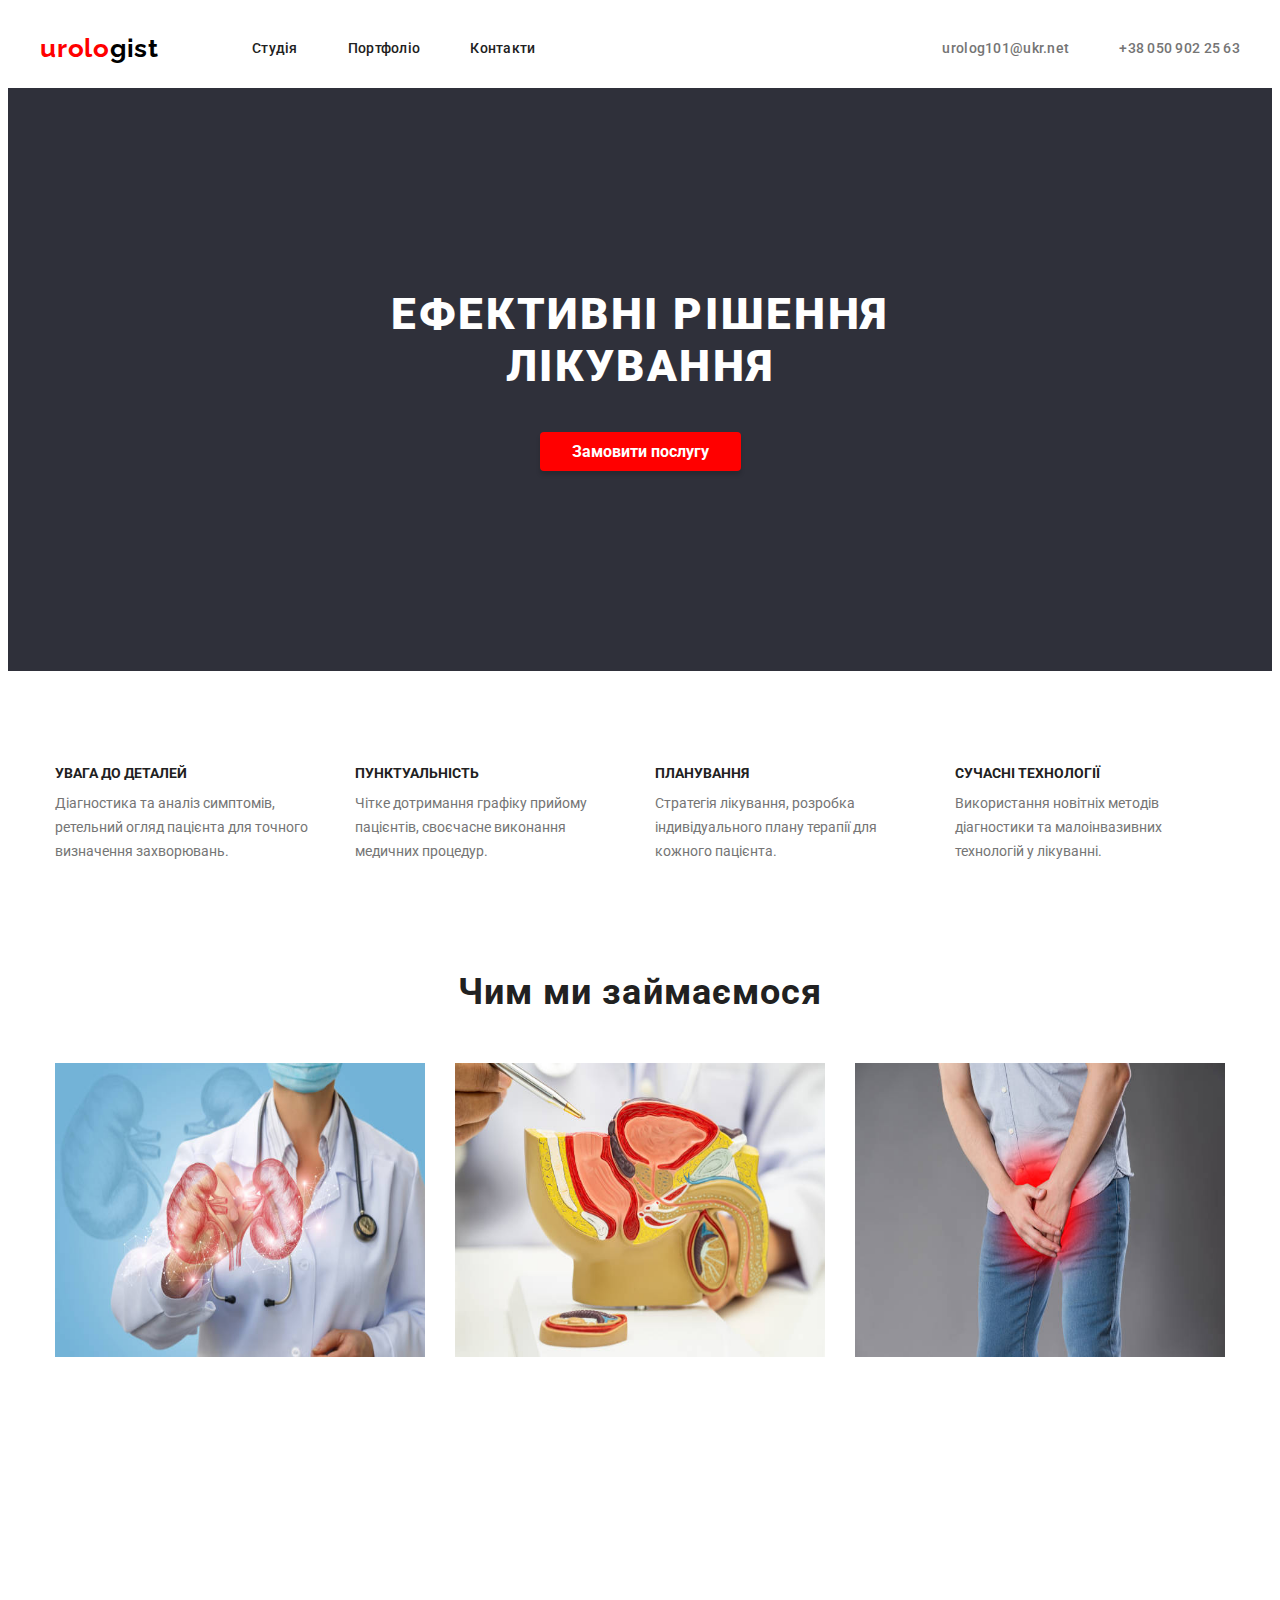
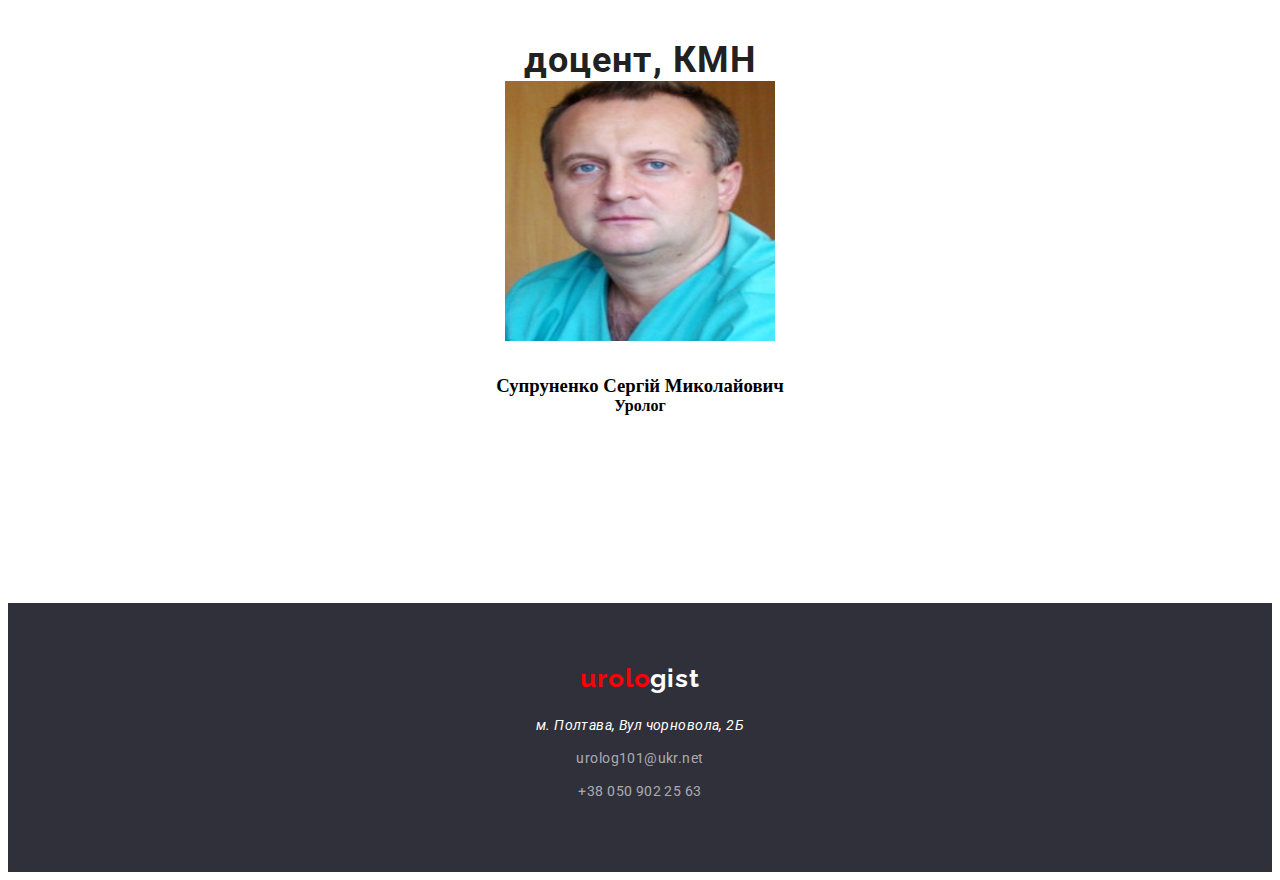
<file: index.html>
<!DOCTYPE html>
<html lang="en">
  <head>
    <meta charset="UTF-8" />
    <meta name="viewport" content="width=device-width, initial-scale=1.0" />
    <title>Document</title>
    <link rel="preconnect" href="https://fonts.googleapis.com" />
    <link rel="preconnect" href="https://fonts.gstatic.com" crossorigin />
    <link
      href="https://fonts.googleapis.com/css2?family=Raleway:ital,wght@0,100..900;1,100..900&family=Roboto:ital,wght@0,100..900;1,100..900&display=swap"
      rel="stylesheet"
    />
    <link
      rel="stylesheet"
      href="https://cdnjs.cloudflare.com/ajax/libs/modern-normalize/3.0.1/modern-normalize.min.css"
      integrity="sha512-q6WgHqiHlKyOqslT/lgBgodhd03Wp4BEqKeW6nNtlOY4quzyG3VoQKFrieaCeSnuVseNKRGpGeDU3qPmabCANg=="
      crossorigin="anonymous"
      referrerpolicy="no-referrer"
    />
    <link rel="stylesheet" href="./ressest.css" />
    <link rel="stylesheet" href="./style.css" />
  </head>
  <body>
    <header class="header">
      <div class="container header-container">
        <h2 class="header-title"><span class="header-span">urolo</span>gist</h2>
        <ul class="header-list">
          <li class="header-item">
            <a class="header-link" href="./index.html">Cтудія</a>
          </li>
          <li class="header-item">
            <a class="header-link" href="./portfolio.html">Портфоліо</a>
          </li>
          <li class="header-item">
            <a class="header-link" href="">Контакти</a>
          </li>
        </ul>
        <a class="header-mail header-contact" href="mailto:urolog101@ukr.net"
          >urolog101@ukr.net</a
        >
        <a class="header-tel header-contact" href="tel:+38 050 902 25 63"
          >+38 050 902 25 63</a
        >
      </div>
    </header>
    <main>
      <!-- Ефективні рішення для вашого бізнесу -->
      <section class="effective">
        <div class="container">
          <h1 class="effective-title">Ефективні рішення лікування</h1>
          <button class="effective-button" type="button">
            Замовити послугу
          </button>
        </div>
      </section>
      <!-- УВАГА ДО ДЕТАЛЕЙ
  ПУНКТУАЛЬНІСТЬ
  ПЛАНУВАННЯ
  СУЧАСНІ ТЕХНОЛОГІЇ -->
      <section class="warning">
        <div class="container">
          <ul class="warning-list">
            <li class="warning-item">
              <article class="warning-art">
                <h2 class="warning-title">УВАГА ДО ДЕТАЛЕЙ</h2>
                <p class="warning-text">
                    Діагностика та аналіз симптомів, ретельний огляд пацієнта для точного визначення захворювань.
                </p>
              </article>
            </li>
            <li class="warning-item">
              <article class="warning-art">
                <h2 class="warning-title">ПУНКТУАЛЬНІСТЬ</h2>
                <p class="warning-text">
                    Чітке дотримання графіку прийому пацієнтів, своєчасне виконання медичних процедур.
                </p>
              </article>
            </li>
            <li class="warning-item">
              <article class="warning-art">
                <h2 class="warning-title">ПЛАНУВАННЯ</h2>
                <p class="warning-text">
                    Стратегія лікування, розробка індивідуального плану терапії для кожного пацієнта.
                </p>
              </article>
            </li>
            <li class="warning-item">
              <article class="warning-art">
                <h2 class="warning-title">СУЧАСНІ ТЕХНОЛОГІЇ</h2>
                <p class="warning-text">
                    Використання новітніх методів діагностики та малоінвазивних технологій у лікуванні.
                </p>
              </article>
            </li>
          </ul>
        </div>
      </section>
      <!-- Чим ми займаємося -->
      <section class="engaged">
        <div class="container">
          <h2 class="engaged-title">Чим ми займаємося</h2>
          <ul class="engaged-list">
            <li class="engaged-item">
              <img
                class="engaged-photo"
                src="./work1.jpg"
                alt="keyboard"
                width="100"
              />
            </li>
            <li class="engaged-item">
              <img
                class="engaged-photo"
                src="./work2.jpg"
                alt="phone"
                width="100"
              />
            </li>
            <li class="engaged-item">
              <img
                class="engaged-photo"
                src="./work3.jpg"
                alt="tablet"
                width="100"
              />
            </li>
          </ul>
        </div>
      </section>
      <!-- Наша команда -->
      <section class="team">
       <!-- Наша команда -->
<section class="team">
    <div class="container">
      <h2 class="team-title">доцент, КМН</h2>
      <ul class="team-list">
        <li class="team-item">
          <img
            class="team-photo"
            src="./ZOGGOP2johY4nfMqgyXFX6hhWZvBPWGxm57VMiwL.jpg"
            alt="Супруненко Сергій Миколайович"
            width="100"
          />
          <h3 class="team-subtitle">Супруненко Сергій Миколайович</h3>
          <h4 class="team-text">Уролог</h4>
        </li>
      </ul>
    </div>
  </section>
  
      </section>
    </main>
    <footer class="footer">
      <div class="container footer-container">
        <h2 class="footer-title"><span class="footer-span">urolo</span>gist</h2>
        <ul class="footer-list">
          <li class="footer-item">
            <address class="foooter-address">
              м. Полтава, Вул чорновола, 2Б
            </address>
          </li>
          <li class="footer-item">
            <h4 class="footer-mail">urolog101@ukr.net</h4>
          </li>
          <li class="footer-item">
            <h5 class="footer-tel">+38 050 902 25 63</h5>
          </li>
        </ul>
      </div>
    </footer>
  </body>
</html>
</file>
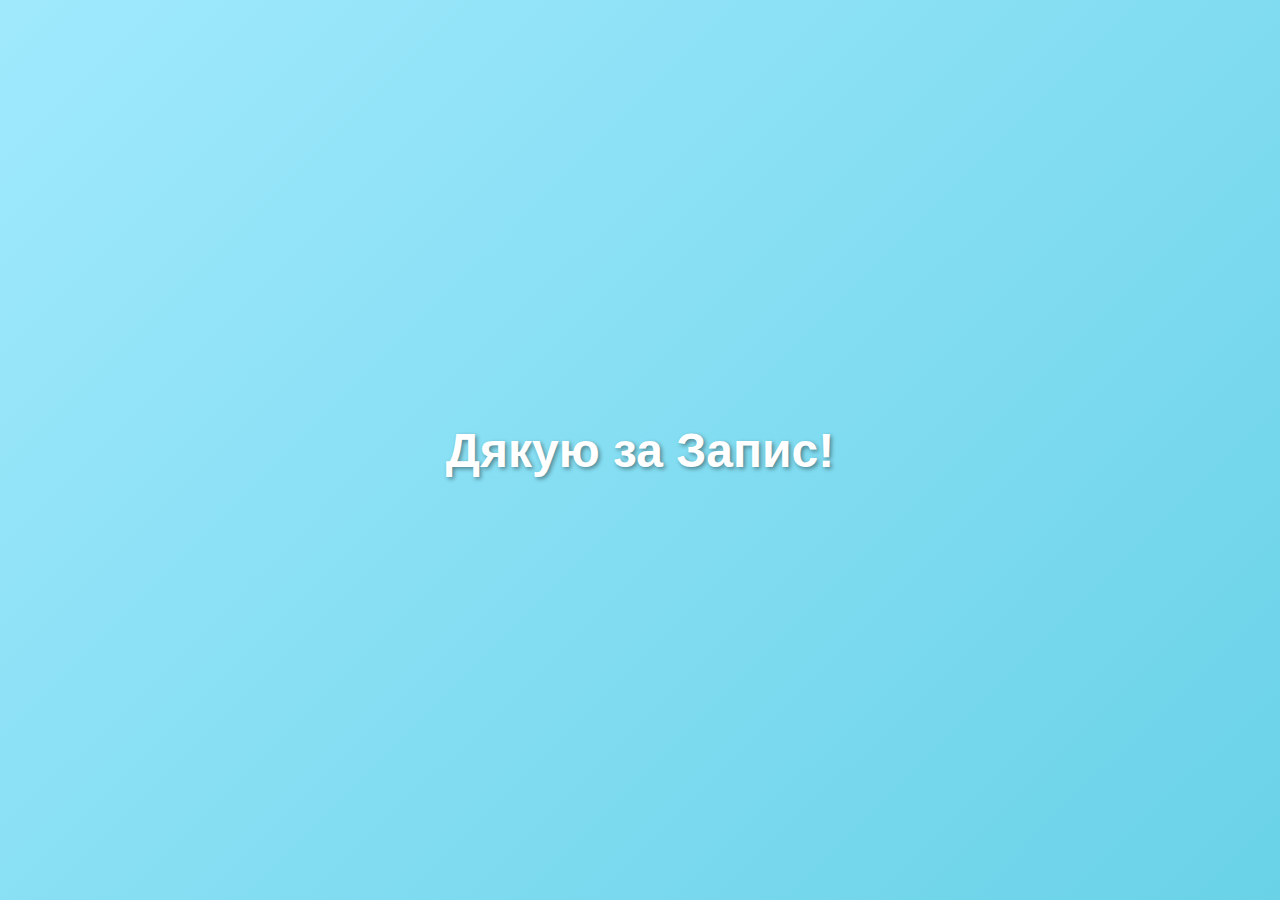
<file: dakyi.html>
<!DOCTYPE html>
<html lang="uk">
<head>
  <meta charset="UTF-8">
  <title>Дякую за Запис</title>
  <style>
    body, html {
      margin: 0;
      padding: 0;
      height: 100%;
      width: 100%;
      display: flex;
      justify-content: center;
      align-items: center;
      background: linear-gradient(135deg, #a0e9fd, #69d2e7);
      font-family: Arial, sans-serif;
    }

    .thank-you-message {
      text-align: center;
      font-size: 48px;
      color: #fff;
      font-weight: bold;
      text-shadow: 2px 2px 4px rgba(0,0,0,0.4);
    }
  </style>
</head>
<body>

  <div class="thank-you-message">
    Дякую за Запис!
  </div>

</body>
<meta name="viewport" content="width=device-width, initial-scale=1.0">
</html>
</file>
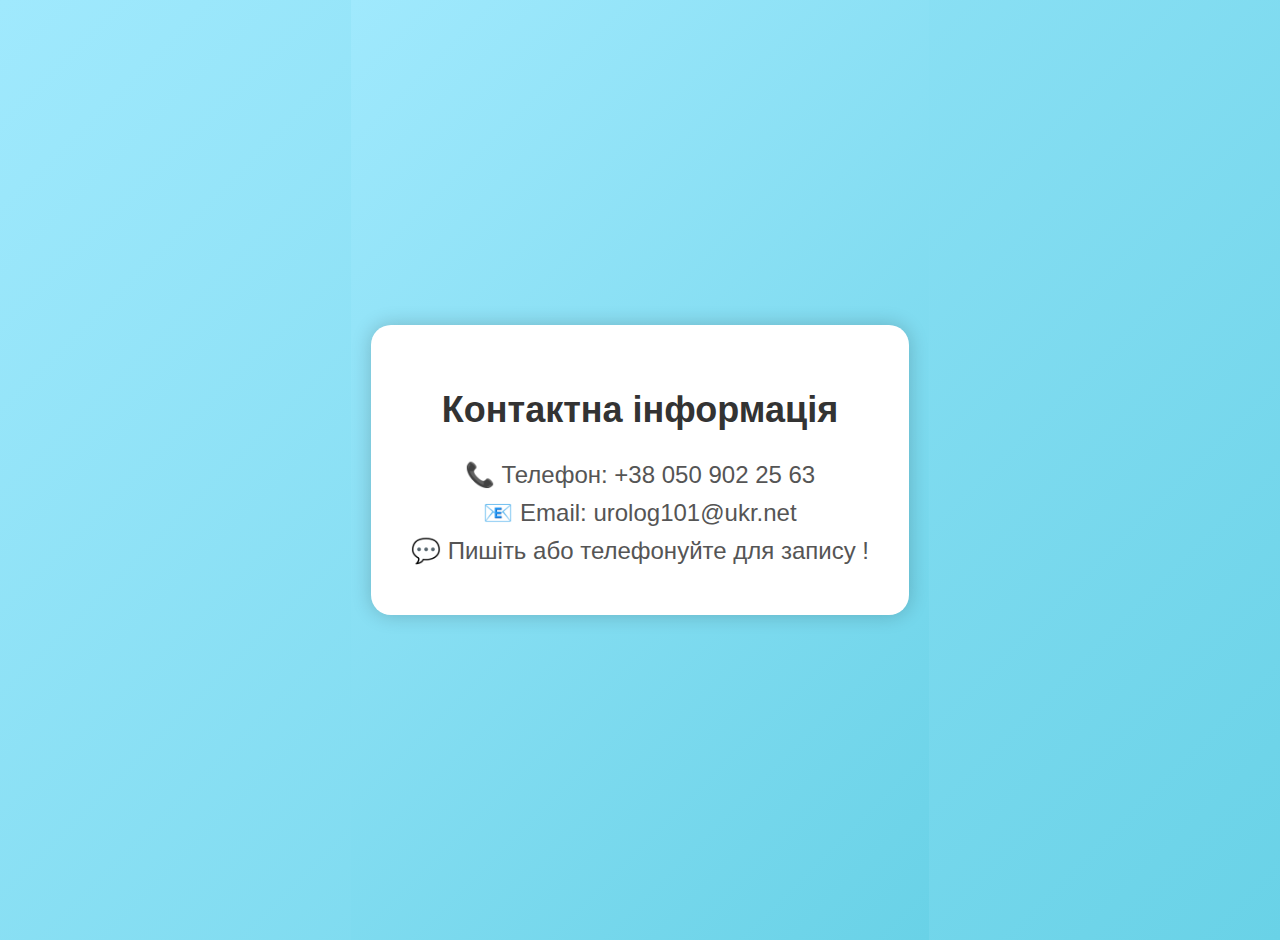
<file: kontackt.html>
<!DOCTYPE html>
<html lang="uk">
<head>
  <meta charset="UTF-8">
  <title>Контактна інформація</title>
  <style>
    body, html {
      height: 100%;
      margin: 0;
      font-family: Arial, sans-serif;
      background: linear-gradient(135deg, #a0e9fd, #69d2e7);
      display: flex;
      justify-content: center;
      align-items: center;
      text-align: center;
      padding: 20px;
    }

    .contact-info {
      background: white;
      padding: 40px;
      border-radius: 20px;
      box-shadow: 0 0 20px rgba(0,0,0,0.2);
      max-width: 600px;
      width: 100%;
    }

    .contact-info h1 {
      font-size: 36px;
      color: #333;
      margin-bottom: 30px;
    }

    .contact-info p {
      font-size: 24px;
      color: #555;
      margin: 10px 0;
    }
  </style>
</head>
<body>

<div class="contact-info">
  <h1>Контактна інформація</h1>
  <p>📞 Телефон: +38 050 902 25 63</p>
  <p>📧 Email: urolog101@ukr.net</p>
  <p>💬 Пишіть або телефонуйте для запису !</p>
</div>

</body>
</html>
</file>
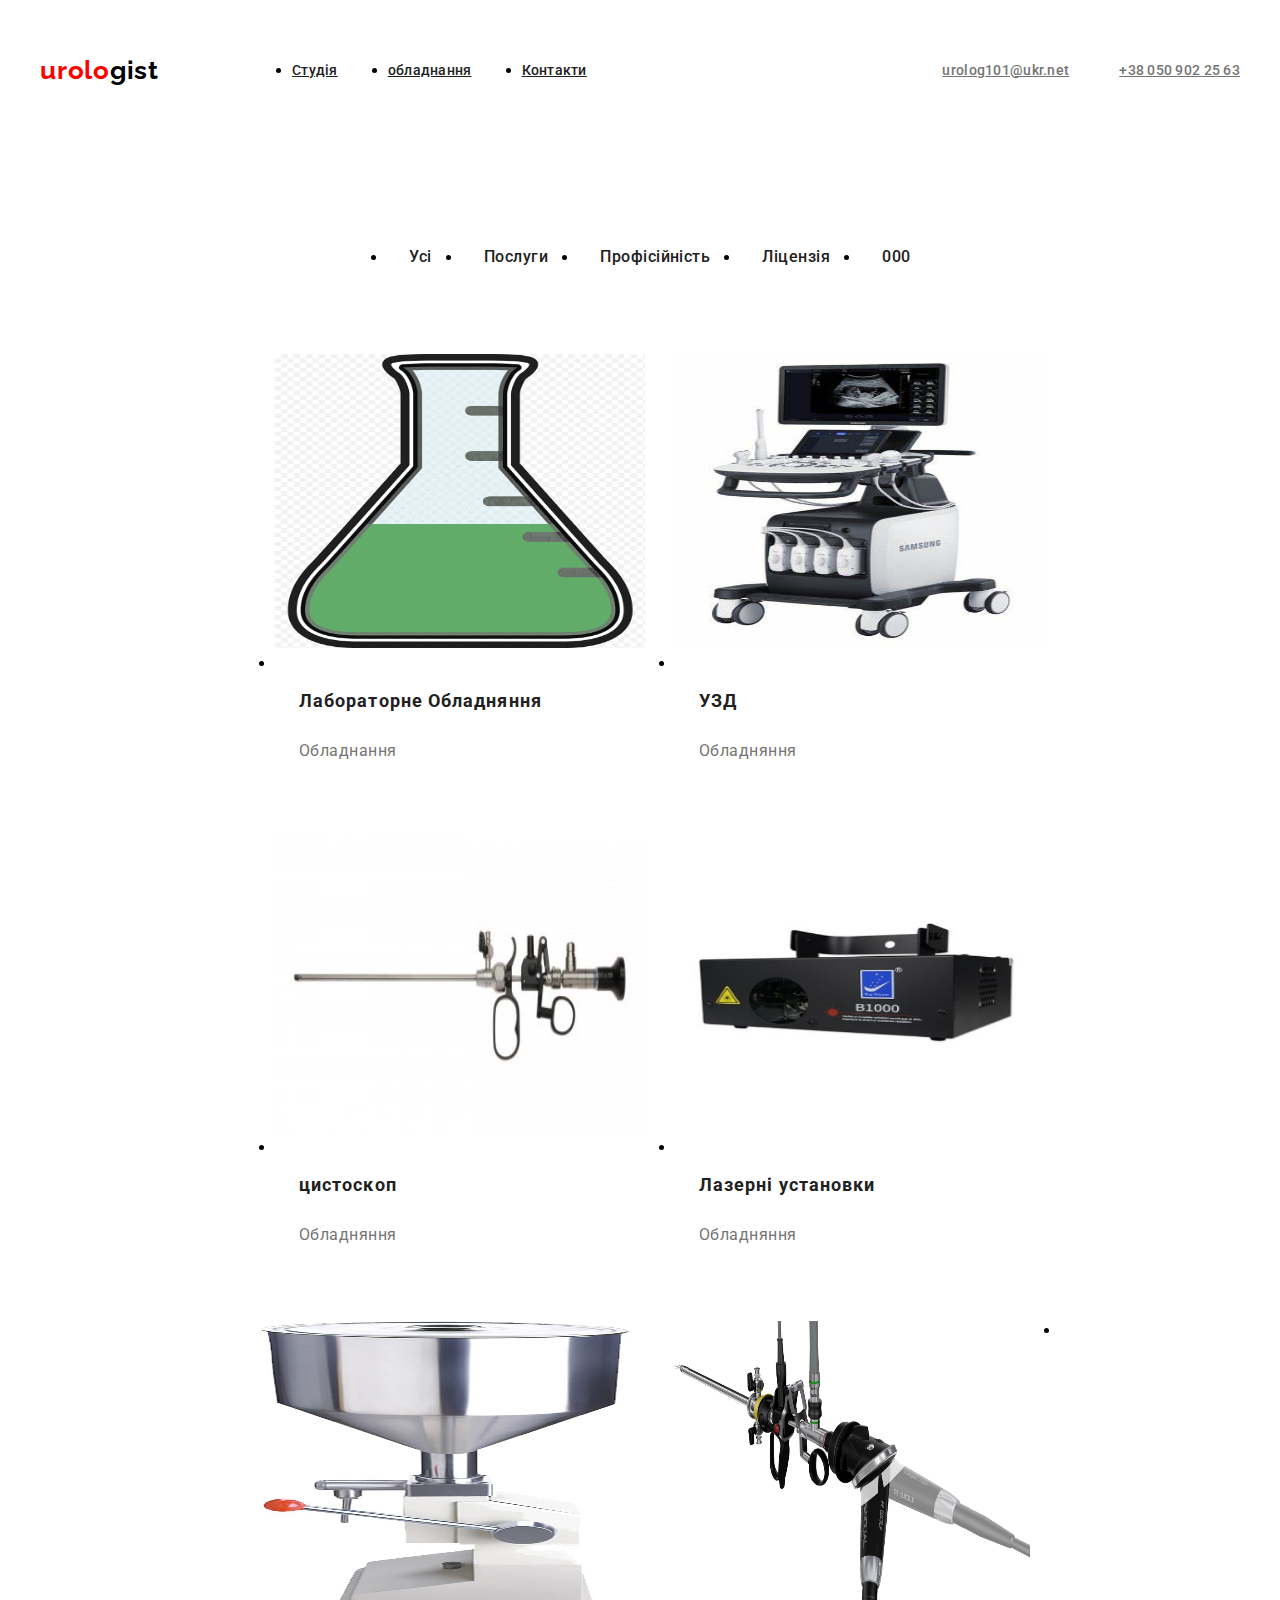
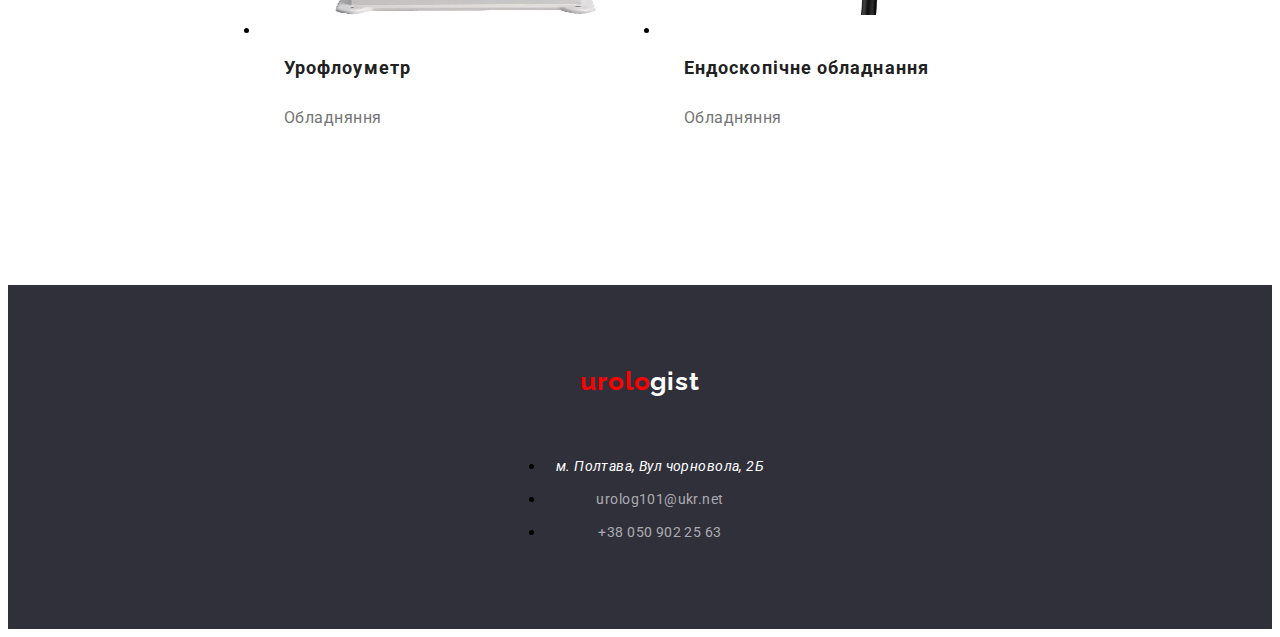
<file: obladnana.html>
<!DOCTYPE html>
<html lang="en">
  <head>
    <meta charset="UTF-8" />
    <meta name="viewport" content="width=device-width, initial-scale=1.0" />
    <title>Document</title>
    <link rel="preconnect" href="https://fonts.googleapis.com" />
    <link rel="preconnect" href="https://fonts.gstatic.com" crossorigin />
    <link
      href="https://fonts.googleapis.com/css2?family=Raleway:ital,wght@0,100..900;1,100..900&family=Roboto:ital,wght@0,100..900;1,100..900&display=swap"
      rel="stylesheet"
    />
    <link
      rel="stylesheet"
      href="https://cdnjs.cloudflare.com/ajax/libs/modern-normalize/3.0.1/modern-normalize.min.css"
      integrity="sha512-q6WgHqiHlKyOqslT/lgBgodhd03Wp4BEqKeW6nNtlOY4quzyG3VoQKFrieaCeSnuVseNKRGpGeDU3qPmabCANg=="
      crossorigin="anonymous"
      referrerpolicy="no-referrer"
    />
    <link rel="stylesheet" href="./index.html" />
    <link rel="stylesheet" href="./style.css" />
  </head>
  <body>
    <header class="header">
      <div class="container header-container">
        <h2 class="header-title"><span class="header-span">urolo</span>gist</h2>
        <ul class="header-list">
          <li class="header-item">
            <a class="header-link" href="./index.html">Студія</a>
          </li>
          <li class="header-item">
            <a class="header-link" href="./obladnana.html">обладнання</a>
          </li>
          <li class="header-item">
            <a class="header-link" href="./kontackt.html">Контакти</a>
          </li>
        </ul>
        <a
          class="header-mail header-info header-contact"
          href="mailto:info@devstudio.com"
          >urolog101@ukr.net</a
        >
        <a
          class="header-tel header-info header-contact"
          href="tel:+380961111111"
          >+38 050 902 25 63</a
        >
      </div>
    </header>
    <main>
      <!-- button -->
      <section class="button">
        <div class="container">
          <ul class="button-list">
            <li class="button-item">
              <button class="button-buttton" type="button">Усі</button>
            </li>
            <li class="button-item">
              <button class="button-buttton" type="button">Послуги</button>
            </li>

            <li class="button-item">
              <button class="button-buttton" type="button">Профісійність</button>
            </li>

            <li class="button-item">
              <button class="button-buttton" type="button">Ліцензія</button>
            </li>

            <li class="button-item">
              <button class="button-buttton" type="button">000</button>
            </li>
          </ul>
        </div>
      </section>
      <!-- list -->
      <section class="list">
        <div class="container">
          <ul class="list-list">
            <li class="list-item">
              <img
                class="list-photo"
                src="./laboratoria.png"
                alt="Лабораторне Обладняння"
              />
              <div class="list-box">
                <h3 class="list-title">Лабораторне Обладняння</h3>
                <h4 class="list-subtitle">Обладнання</h4>
              </div>
            </li>
            <li class="list-item">
              <img
                class="list-photo"
                src="./ysi.jpg"
                alt="Узі"
              />
              <div class="list-box">
                <h3 class="list-title">УЗД</h3>
                <h4 class="list-subtitle"> Обладняння</h4>
              </div>
            </li>
            <li class="list-item">
              <img
                class="list-photo"
                src="./sistoskop.jpg"
                alt="Ресторан Seafood"
              />
              <div class="list-box">
                <h3 class="list-title">цистоскоп</h3>
                <h4 class="list-subtitle"> Обладняння</h4>
              </div>
            </li>
            <li class="list-item">
              <img
                class="list-photo"
                src="./BIG DIPPER - B1000 - B-800x1000.jpg"
                alt="Лазерні установки"
              />
              <div class="list-box">
                <h3 class="list-title">Лазерні установки</h3>
                <h4 class="list-subtitle">Обладняння</h4>
              </div>
            </li>
            <li class="list-item">
              <img
                class="list-photo"
                src="./yro.jpg"
                alt="Проєкт Boxes"
              />
              <div class="list-box">
                <h3 class="list-title">Урофлоуметр</h3>
                <h4 class="list-subtitle">Обладняння</h4>
              </div>
            </li>
            <li class="list-item">
              <img
                class="list-photo"
                src="./endosckop.jpg"
                alt="Inspiration has no Borders"
              />
              <div class="list-box">
                <h3 class="list-title">Ендоскопічне обладнання</h3>
                <h4 class="list-subtitle">Обладняння</h4>
              </div>
            </li>
            <li class="list-item">
              
            
              
             
          </ul>
        </div>
      </section>
    </main>
    <footer class="footer">
      <div class="container footer-container">
        <h2 class="footer-title"><span class="footer-span">urolo</span>gist</h2>
        <ul class="footer-list">
          <li class="footer-item">
            <address class="foooter-address">
                м. Полтава, Вул чорновола, 2Б
            </address>
          </li>
          <li class="footer-item">
            <h4 class="footer-mail">urolog101@ukr.net</h4>
          </li>
          <li class="footer-item">
            <h5 class="footer-tel">+38 050 902 25 63</h5>
          </li>
        </ul>
      </div>
    </footer>
  </body>
  <meta name="viewport" content="width=device-width, initial-scale=1.0">
</html>
</file>
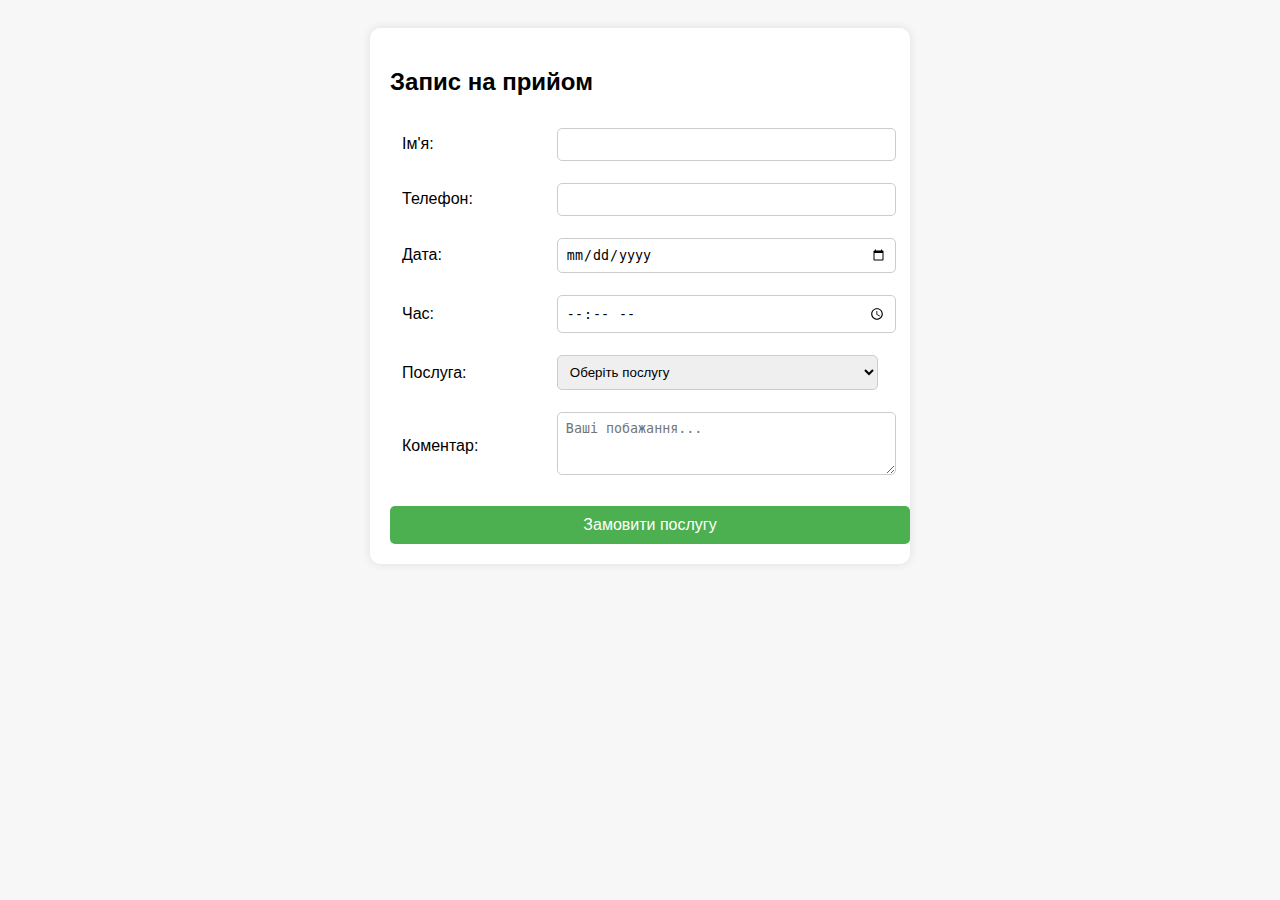
<file: zapis.html>
<!DOCTYPE html>
<html lang="uk">
<head>
  <meta charset="UTF-8">
  <title>Запис на прийом</title>
  <style>
    body {
      font-family: Arial, sans-serif;
      background-color: #f7f7f7;
      padding: 20px;
    }

    .appointment-form {
      background-color: #ffffff;
      padding: 20px;
      border-radius: 10px;
      box-shadow: 0 0 10px rgba(0,0,0,0.1);
      max-width: 500px;
      margin: auto;
    }

    table {
      width: 100%;
    }

    td {
      padding: 10px;
    }

    input, select, textarea {
      width: 100%;
      padding: 8px;
      border: 1px solid #ccc;
      border-radius: 5px;
    }

    .effective-button {
      display: inline-block;
      text-align: center;
      margin-top: 15px;
      width: 100%;
      padding: 10px;
      background-color: #4CAF50;
      color: white;
      text-decoration: none;
      border-radius: 5px;
      font-size: 16px;
      transition: background-color 0.3s;
    }

    .effective-button:hover {
      background-color: #45a049;
    }
  </style>
</head>
<body>

<div class="appointment-form">
  <h2>Запис на прийом</h2>
  <form action="#">
    <table>
      <tr>
        <td>Ім'я:</td>
        <td><input type="text" name="name" required></td>
      </tr>
      <tr>
        <td>Телефон:</td>
        <td><input type="tel" name="phone" required></td>
      </tr>
      <tr>
        <td>Дата:</td>
        <td><input type="date" name="date" required></td>
      </tr>
      <tr>
        <td>Час:</td>
        <td><input type="time" name="time" required></td>
      </tr>
      <tr>
        <td>Послуга:</td>
        <td>
          <select name="service" required>
            <option value="">Оберіть послугу</option>
            <option value="Консультація">Консультація</option>
            <option value="Лікування">Лікування</option>
            <option value="Діагностика">Діагностика</option>
          </select>
        </td>
      </tr>
      <tr>
        <td>Коментар:</td>
        <td><textarea name="comment" rows="3" placeholder="Ваші побажання..."></textarea></td>
      </tr>
    </table>

    <!-- <a> виглядає як кнопка -->
    <a href="./dakyi.html" class="effective-button">Замовити послугу</a>

  </form>
</div>

</body>
<meta name="viewport" content="width=device-width, initial-scale=1.0">
</html>
</file>
<file: ressest.css>
ul {
    list-style: none;
    margin: 0;
    padding: 0;
  }

  p, h1, h2, h3, h4, h5, h6 {
    margin: 0;
    } 

    a {
        text-decoration: none;
    }

    button {
        border: none;
        cursor: pointer;
    }
</file>
<file: style.css>
:root {
  --text-color: #212121;
  --title-color: #ffffff;
  --subtext-color: #757575;
  --bg-color: #2f303a;
  --subtitle-color: #ff0000;
  --text2-color: #000;
}

.container {
  max-width: 1200px;
  width: 100%;
  margin: 0 auto;
  padding-left: 15px;
  padding-right: 15px;
}

/* header */
.header {
  padding-top: 25px;
  padding-bottom: 25px;
}

.header-container {
  display: flex;
  align-items: center;
  flex-wrap: wrap;
}

.header-list {
  display: flex;
  flex-wrap: wrap;
  gap: 50px;
  margin-left: 93px;
}

.header-title {
  color: var(--text2-color);
  font-family: Raleway;
  font-size: 26px;
  font-weight: 700;
  letter-spacing: 0.78px;
}

.header-span {
  color: var(--subtitle-color);
  font-family: Raleway;
  font-size: 26px;
  font-weight: 700;
  letter-spacing: 0.78px;
  margin-top: 24px;
  margin-bottom: 25px;
}

.header-link:hover {
  color: var(--subtitle-color);
}

.header-link {
  color: var(--text-color);
  font-family: Roboto;
  font-size: 14px;
  font-weight: 500;
  letter-spacing: 0.28px;
}

.header-mail {
  color: var(--subtext-color);
  font-family: Roboto;
  font-size: 14px;
  font-weight: 500;
  letter-spacing: 0.28px;
  display: flex;
  margin-left: auto;
}

.header-tel {
  color: var(--subtext-color);
  font-family: Roboto;
  font-size: 14px;
  font-weight: 500;
  letter-spacing: 0.28px;
  display: flex;
  margin-left: 50px;
}

.header-contact:hover {
  color: var(--subtitle-color);
}

/* effective */
.effective {
  padding-top: 200px;
  padding-bottom: 200px;
  background: var(--bg-color);
}

.effective-title {
  color: var(--title-color);
  text-align: center;
  font-family: Roboto;
  font-size: 44px;
  font-weight: 900;
  letter-spacing: 2.64px;
  text-transform: uppercase;
  max-width: 696px;
  margin: 0 auto 40px;
}

.effective-button {
  color: var(--title-color);
  text-align: center;
  font-family: Roboto;
  font-size: 16px;
  font-weight: 700;
  background: var(--subtitle-color);
  border-radius: 4px;
  box-shadow: 0px 4px 4px rgba(0, 0, 0, 0.15);
  padding: 10px 32px;
  display: flex;
  margin: 30px auto 0;
  text-decoration: none; /* если это тег <a> */
}

/* warning */
.warning {
  padding-top: 94px;
}

.warning-list {
  display: flex;
  flex-wrap: wrap;
  gap: 30px;
  justify-content: center;
}

.warning-title {
  color: var(--text-color);
  font-family: Roboto;
  font-size: 14px;
  font-weight: 700;
  text-transform: uppercase;
  width: 270px;
  margin-bottom: 10px;
}

.warning-text {
  color: var(--subtext-color);
  font-family: Roboto;
  font-size: 14px;
  font-weight: 400;
  line-height: 24px;
  width: 270px;
  height: 72px;
}

/* engaged */
.engaged {
  padding-top: 108px;
  padding-bottom: 94px;
}

.engaged-list {
  display: flex;
  flex-wrap: wrap;
  gap: 30px;
  margin-top: 50px;
  justify-content: center;
}

.engaged-title {
  color: var(--text-color);
  text-align: center;
  font-family: Roboto;
  font-size: 36px;
  font-weight: 700;
  letter-spacing: 1.08px;
}

.engaged-photo {
  width: 370px;
  height: 294px;
  background-color: lightgray;
  display: flex;
}

/* team */
.team {
  padding-top: 94px;
  padding-bottom: 94px;
}

.team-list {
  display: flex;
  flex-wrap: wrap;
  justify-content: center;
  align-items: center;
  gap: 40px;
  padding: 0;
  list-style: none;
}

.team-item {
  text-align: center;
}

.team-title {
  color: var(--text-color);
  text-align: center;
  font-family: Roboto;
  font-size: 36px;
  font-weight: 700;
  letter-spacing: 1.08px;
}

.team-photo {
  width: 270px;
  height: 260px;
  background-color: lightgray;
  margin-bottom: 30px;
}

/* footer */
.footer {
  background: var(--bg-color);
  padding-top: 60px;
  padding-bottom: 60px;
}

.footer-container {
  display: flex;
  flex-direction: column;
  align-items: center;
}

.footer-title {
  color: var(--title-color);
  font-family: Raleway;
  font-size: 26px;
  font-weight: 700;
  letter-spacing: 0.78px;
}

.footer-span {
  color: var(--subtitle-color);
  font-family: Raleway;
  font-size: 26px;
  font-weight: 700;
  letter-spacing: 0.78px;
}

.foooter-address {
  color: var(--title-color);
  font-family: Roboto;
  font-size: 14px;
  font-weight: 400;
  line-height: 24px;
  letter-spacing: 0.42px;
  width: 231px;
  margin-top: 20px;
  text-align: center;
}

.footer-mail,
.footer-tel {
  color: rgba(255, 255, 255, 0.6);
  font-family: Roboto;
  font-size: 14px;
  font-weight: 400;
  line-height: 24px;
  letter-spacing: 0.42px;
  margin-top: 9px;
  margin-bottom: 9px;
  text-align: center;
}

/* button */
.button {
  padding-top: 94px;
}

.button-list {
  display: flex;
  gap: 8px;
  justify-content: center;
  flex-wrap: wrap;
}

.button-buttton {
  color: var(--text-color);
  text-align: center;
  font-family: Roboto;
  font-size: 16px;
  font-weight: 500;
  letter-spacing: 0.48px;
  padding: 6px 22px;
  border: none;
  background: transparent;
  cursor: pointer;
}

.button-buttton:hover {
  color: var(--title-color);
  background-color: var(--subtitle-color);
  box-shadow: 0px 3px 1px rgba(0, 0, 0, 0.1),
              0px 1px 2px rgba(0, 0, 0, 0.08),
              0px 2px 2px rgba(0, 0, 0, 0.12);
}

/* list */
.list {
  padding-top: 50px;
  padding-bottom: 94px;
}

.list-box {
  padding: 0 24px 20px;
}

.list-photo {
  width: 370px;
  height: 294px;
  background-color: lightgray;
  margin-bottom: 20px;
}

.list-title {
  color: var(--text-color);
  font-family: Roboto;
  font-size: 18px;
  font-weight: 700;
  letter-spacing: 1.08px;
  width: 322px;
  padding-bottom: 4px;
}

.list-subtitle {
  color: var(--subtext-color);
  font-family: Roboto;
  font-size: 16px;
  font-weight: 400;
  line-height: 30px;
  letter-spacing: 0.48px;
  width: 322px;
}

.list-list {
  display: flex;
  flex-wrap: wrap;
  gap: 30px;
  justify-content: center;
}
</file>
